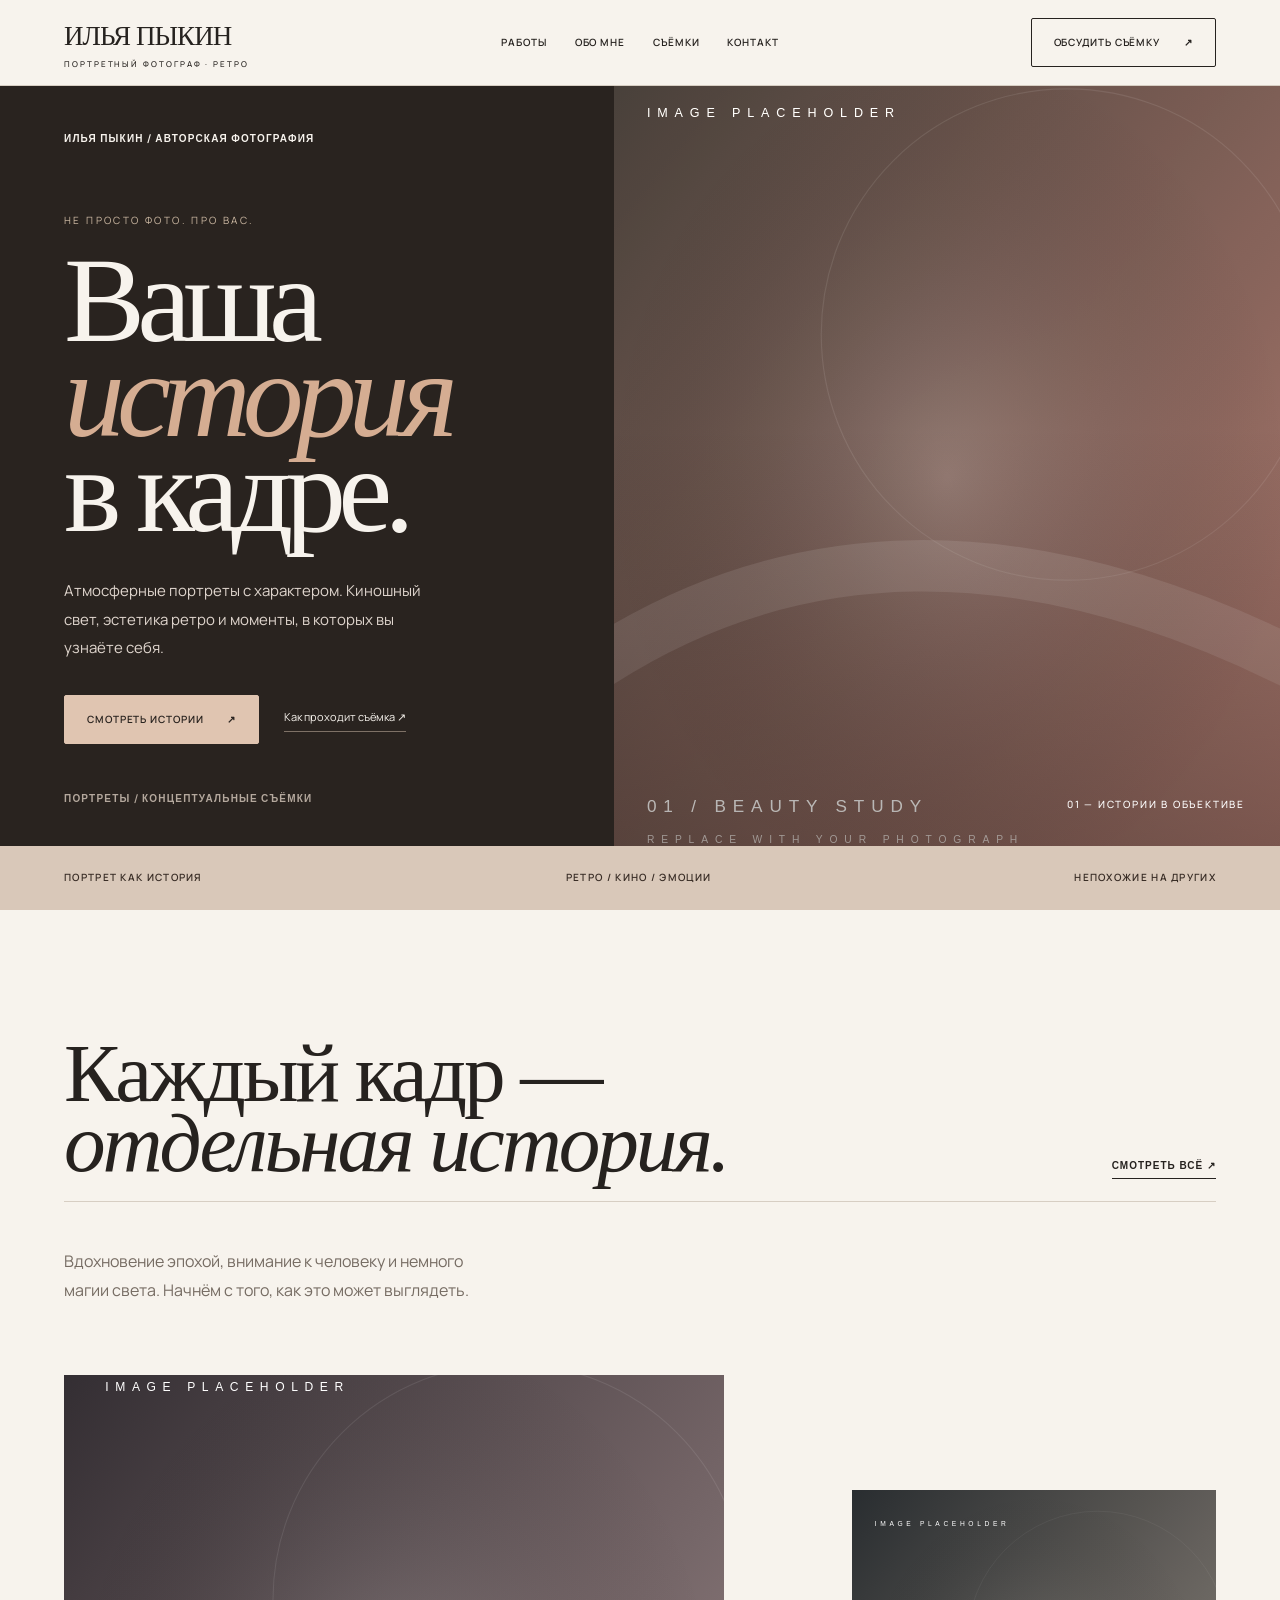
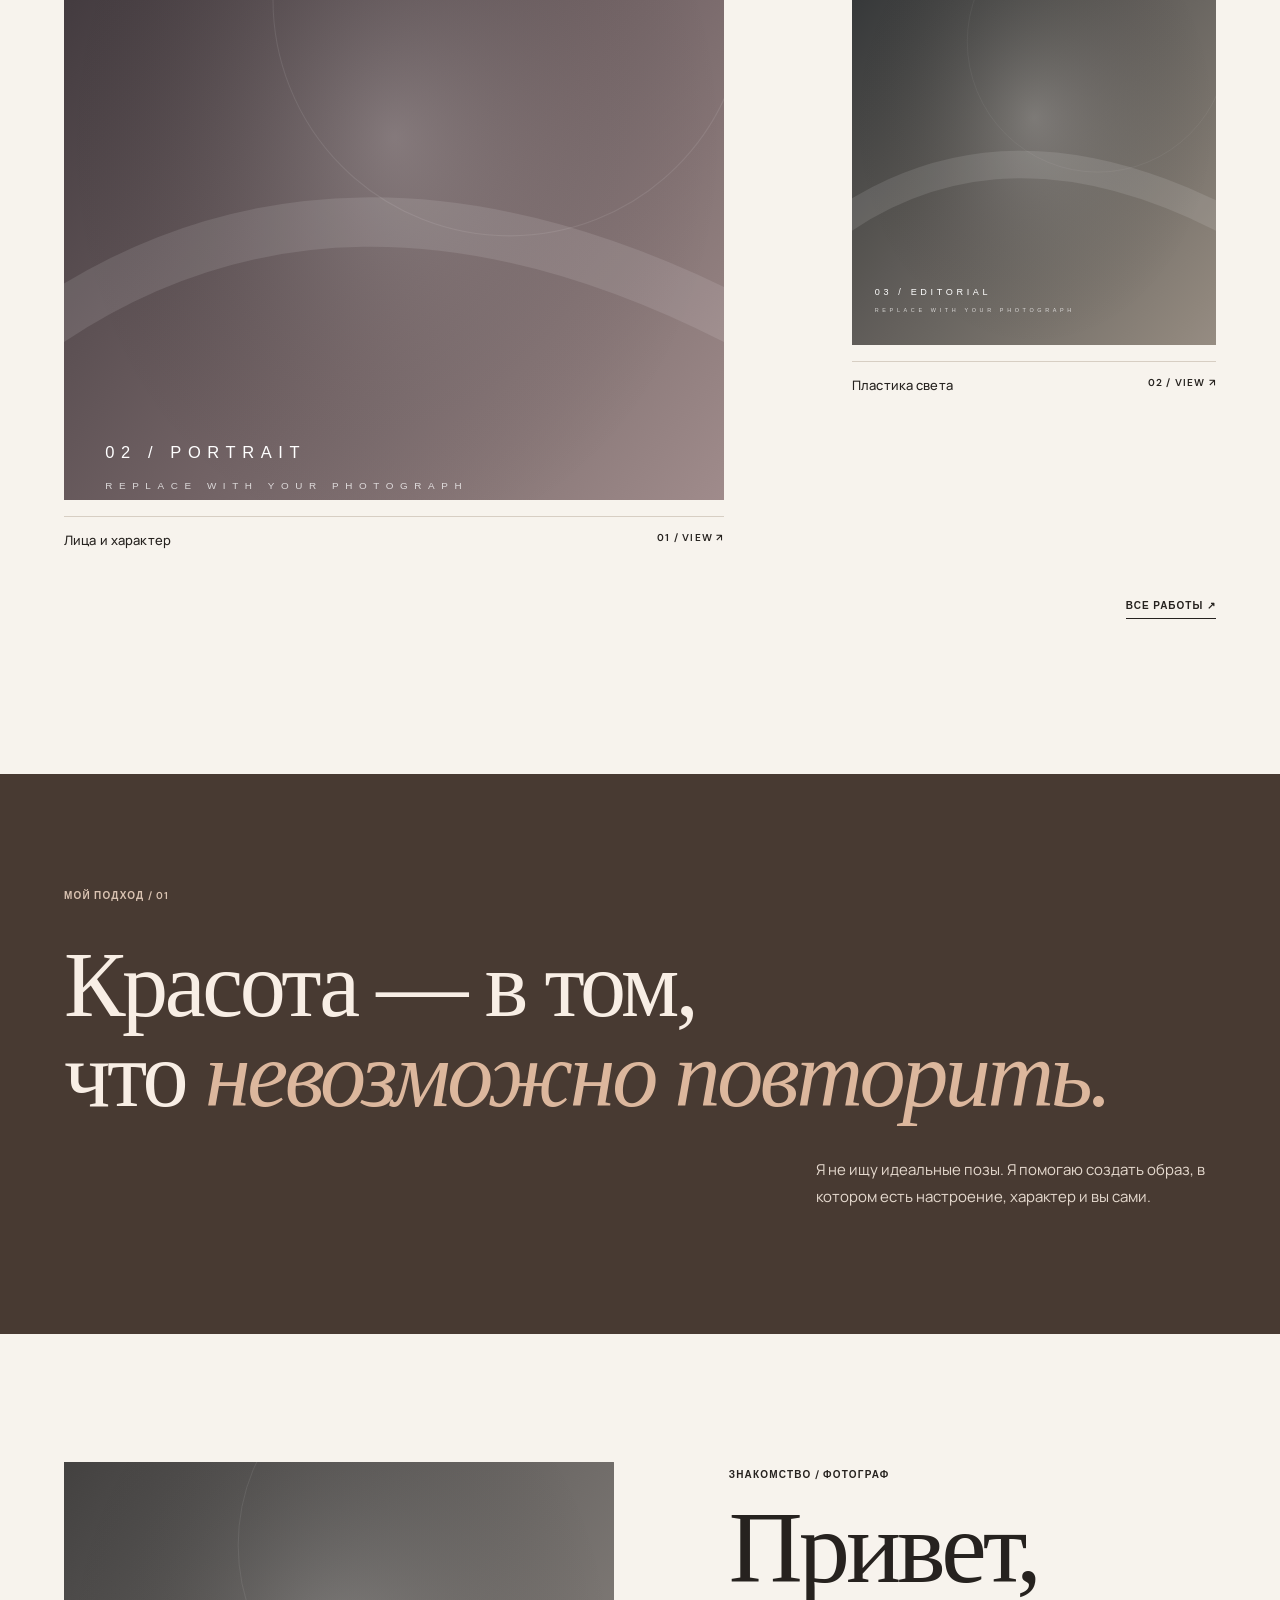
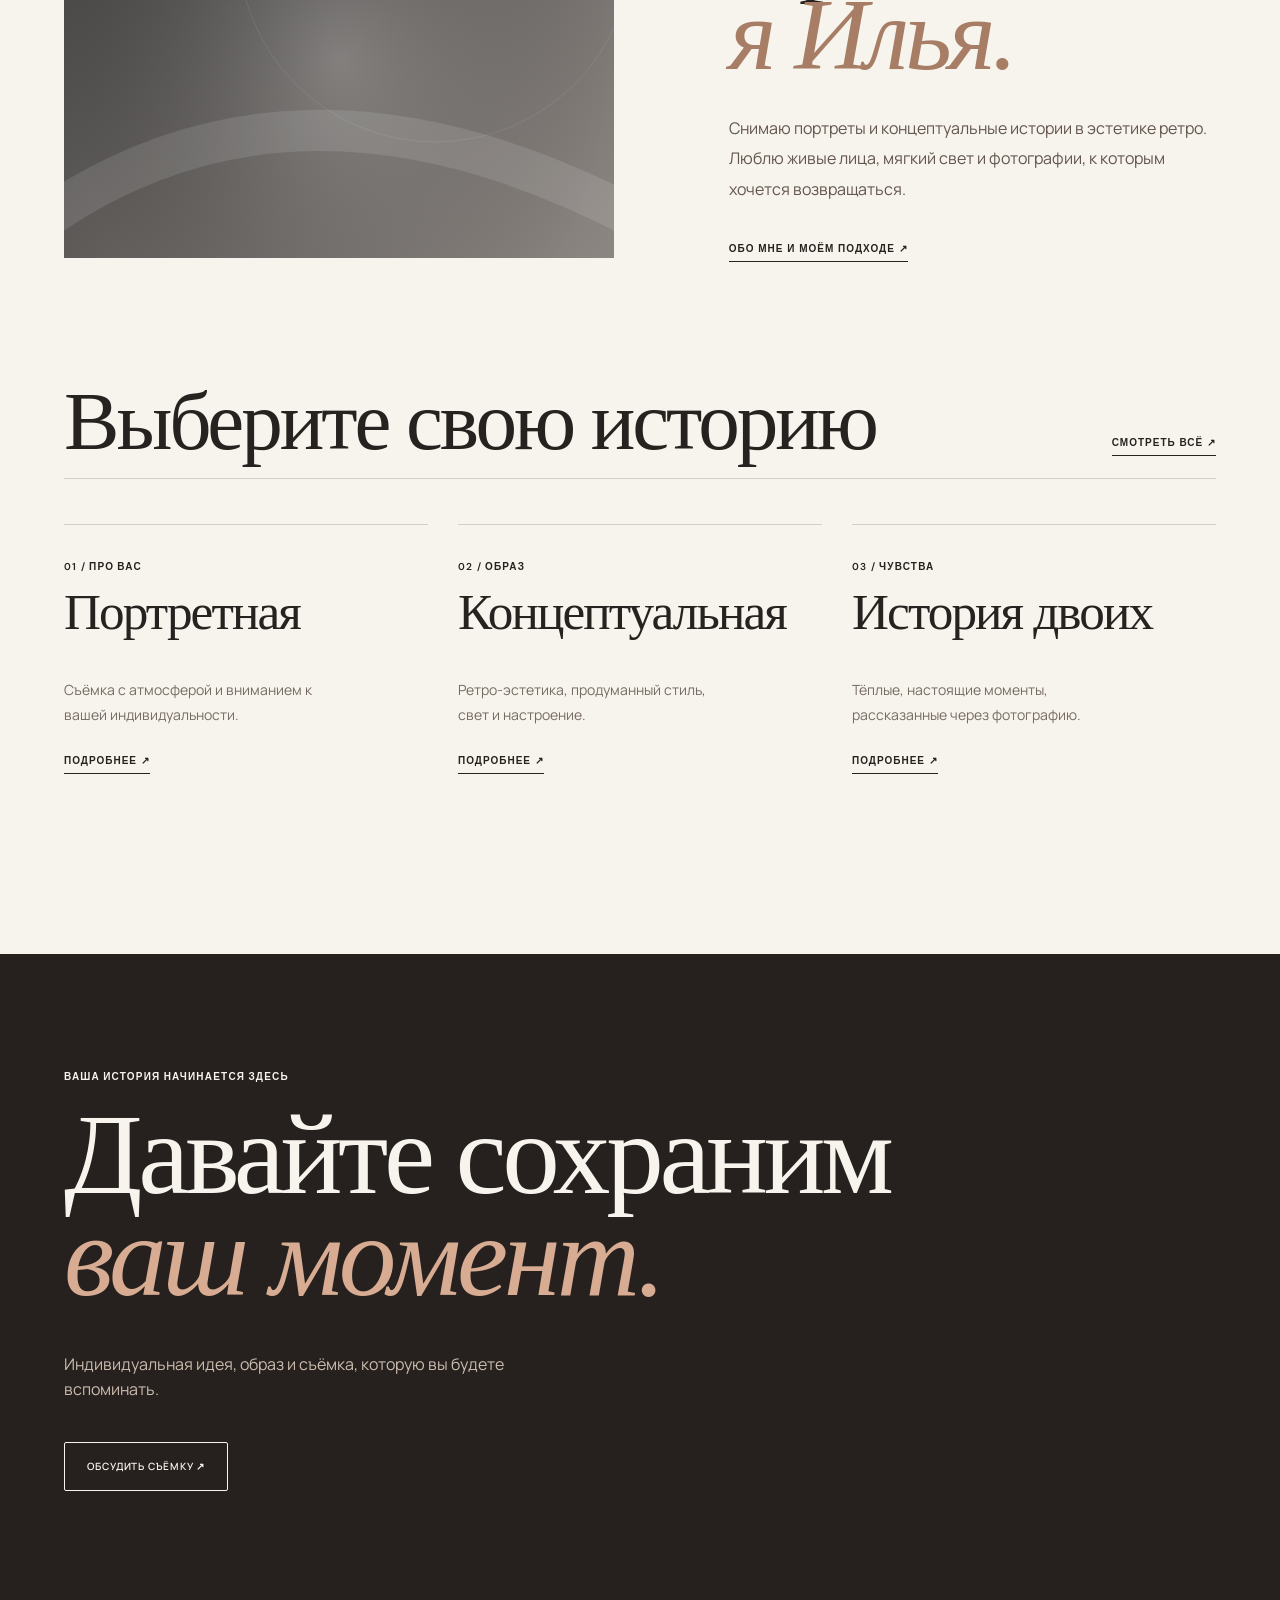
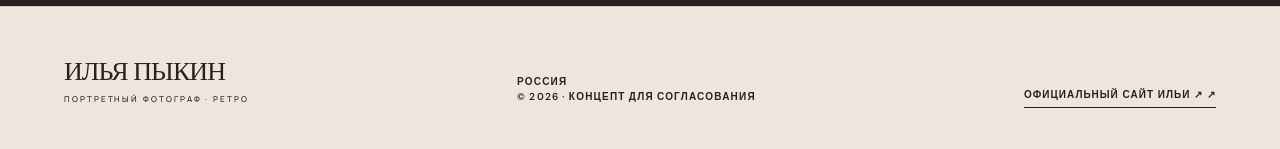
<file: index.html>
<!doctype html><html lang="ru"><head><meta charset="utf-8"><meta name="viewport" content="width=device-width,initial-scale=1"><meta name="theme-color" content="#f1efe8"><meta name="description" content="Концепт нового сайта фотографа Ильи Пыкина. Портреты и концептуальные съёмки в стиле ретро."><title>Илья Пыкин — концепт сайта</title><link rel="stylesheet" href="assets/css/style.css"><link rel="icon" href="assets/img/favicon.svg" type="image/svg+xml"></head><body data-page="home"><div id="app"></div><script src="assets/js/data.js"></script><script src="assets/js/app.js"></script></body></html>
</file>
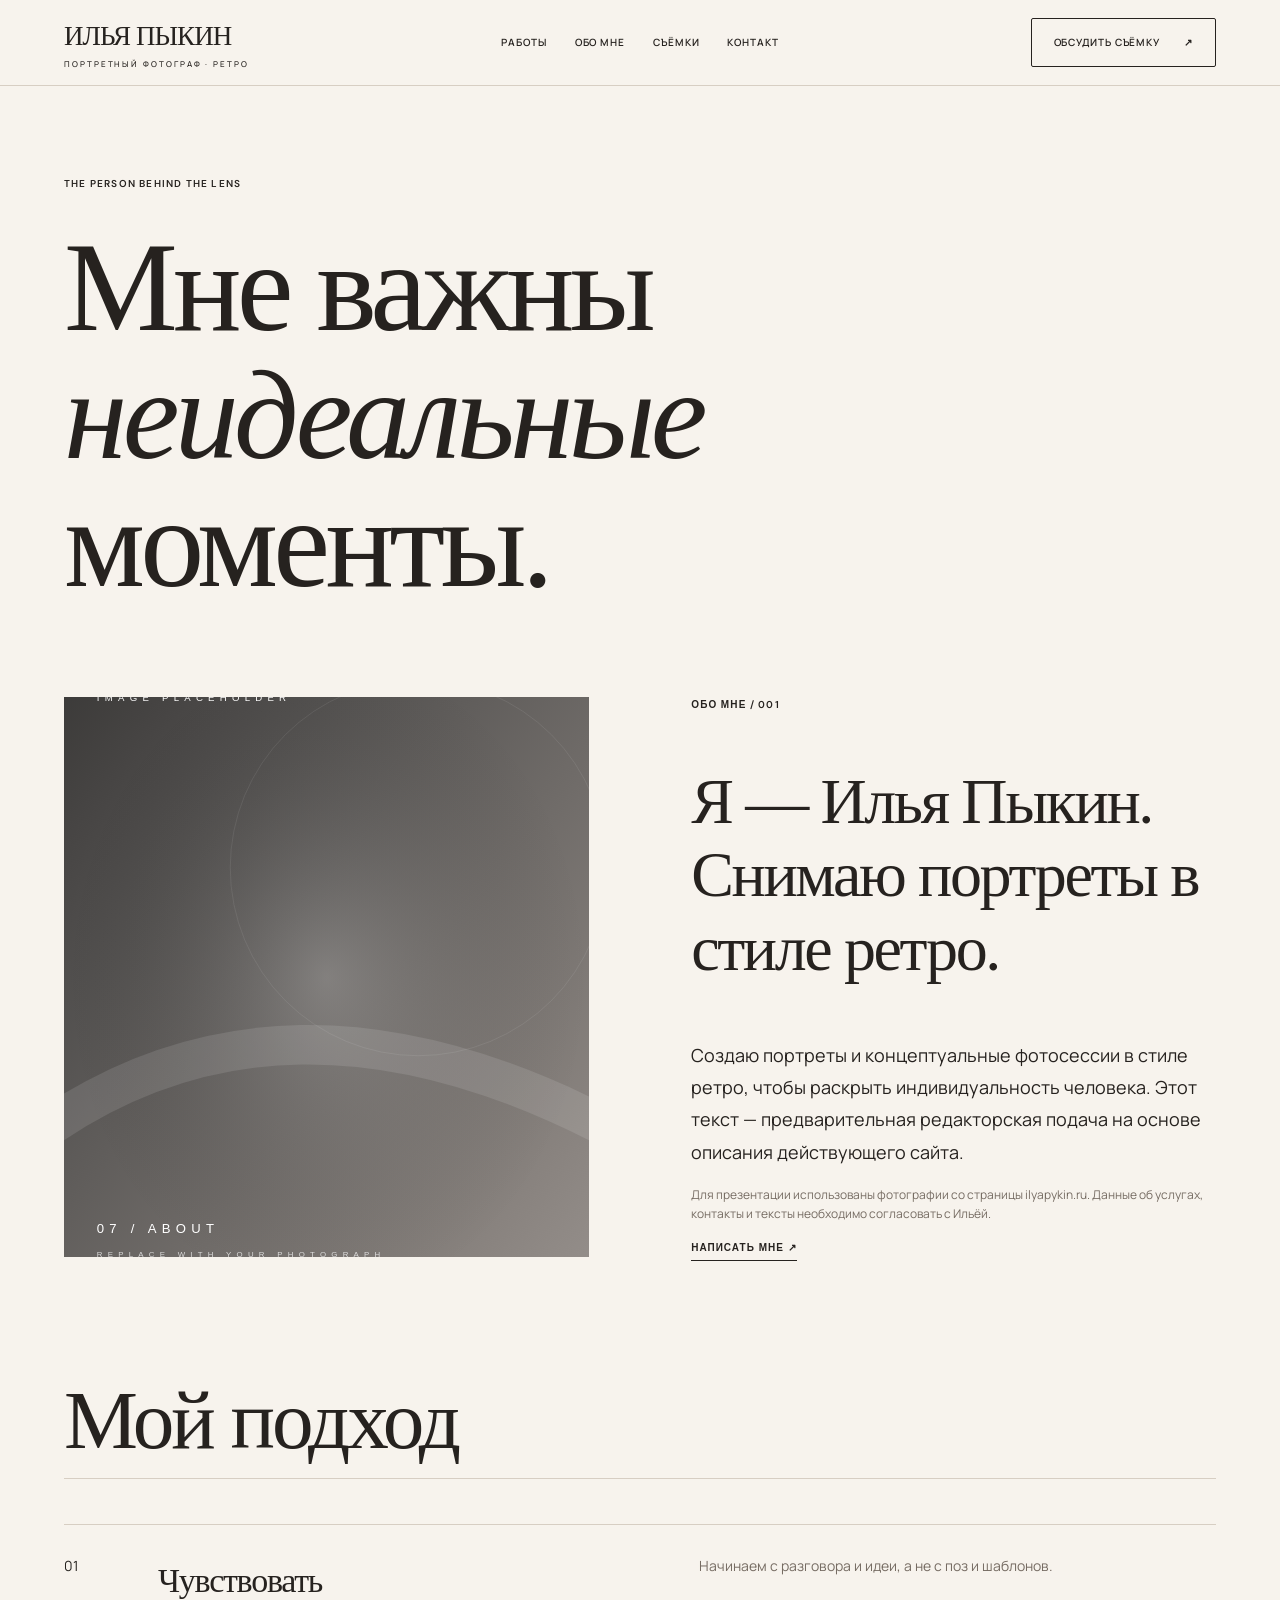
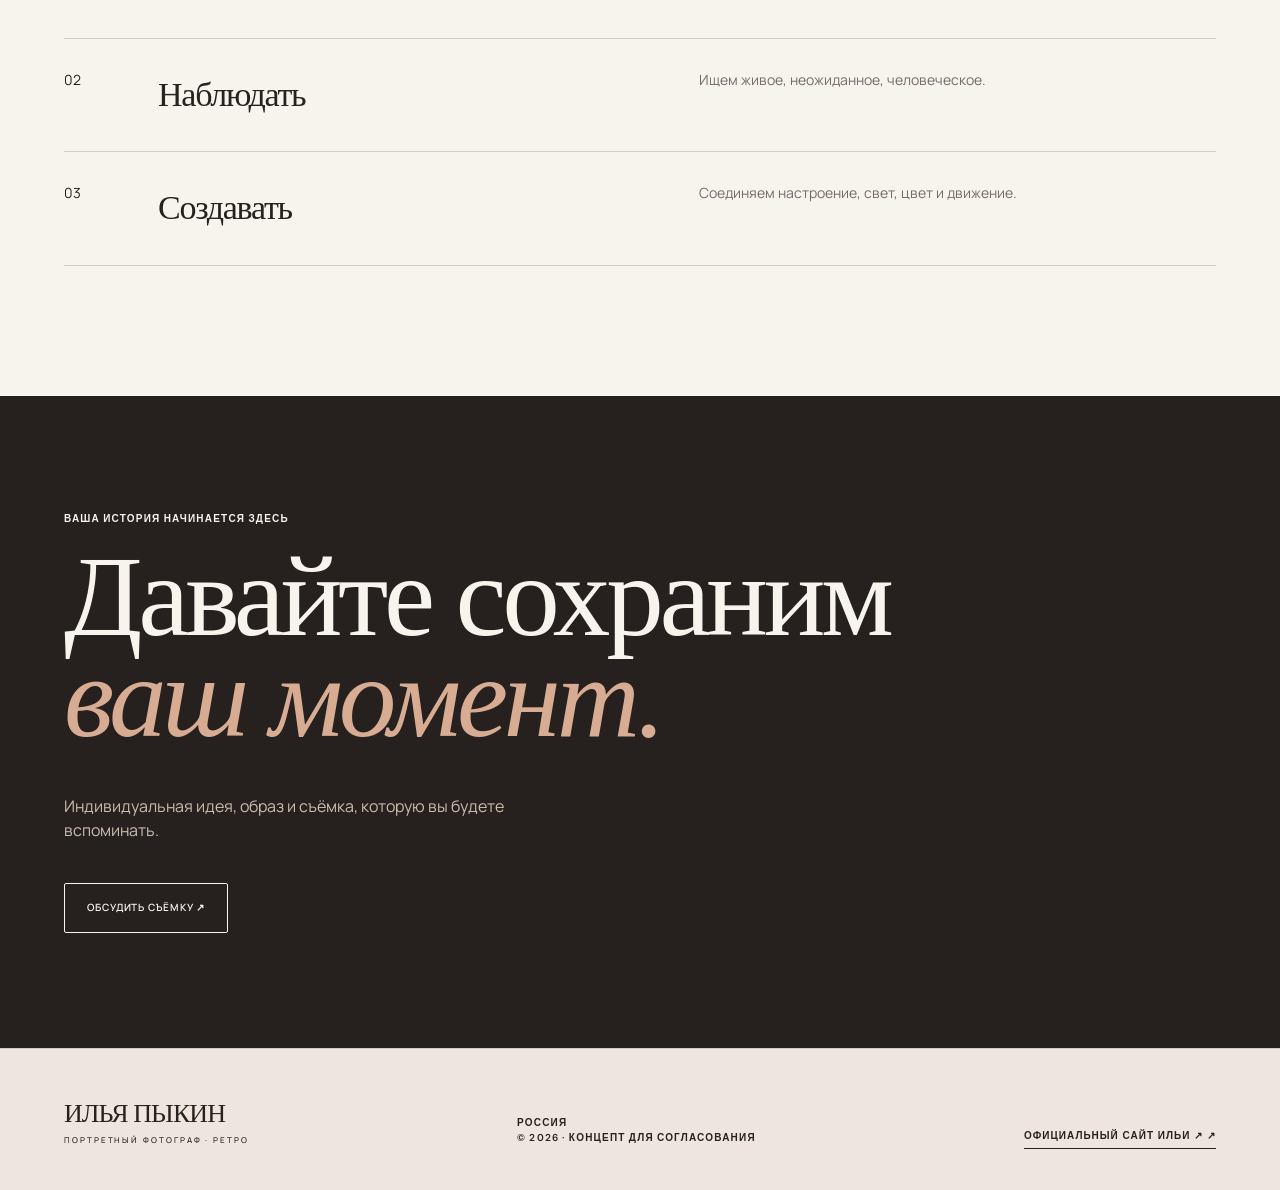
<file: about.html>
<!doctype html><html lang="ru"><head><meta charset="utf-8"><meta name="viewport" content="width=device-width,initial-scale=1"><meta name="theme-color" content="#f1efe8"><meta name="description" content="Подход и история фотографа."><title>Обо мне — Ника Волкова</title><link rel="stylesheet" href="assets/css/style.css"><link rel="icon" href="assets/img/favicon.svg" type="image/svg+xml"></head><body data-page="about"><div id="app"></div><script src="assets/js/data.js"></script><script src="assets/js/app.js"></script></body></html>
</file>
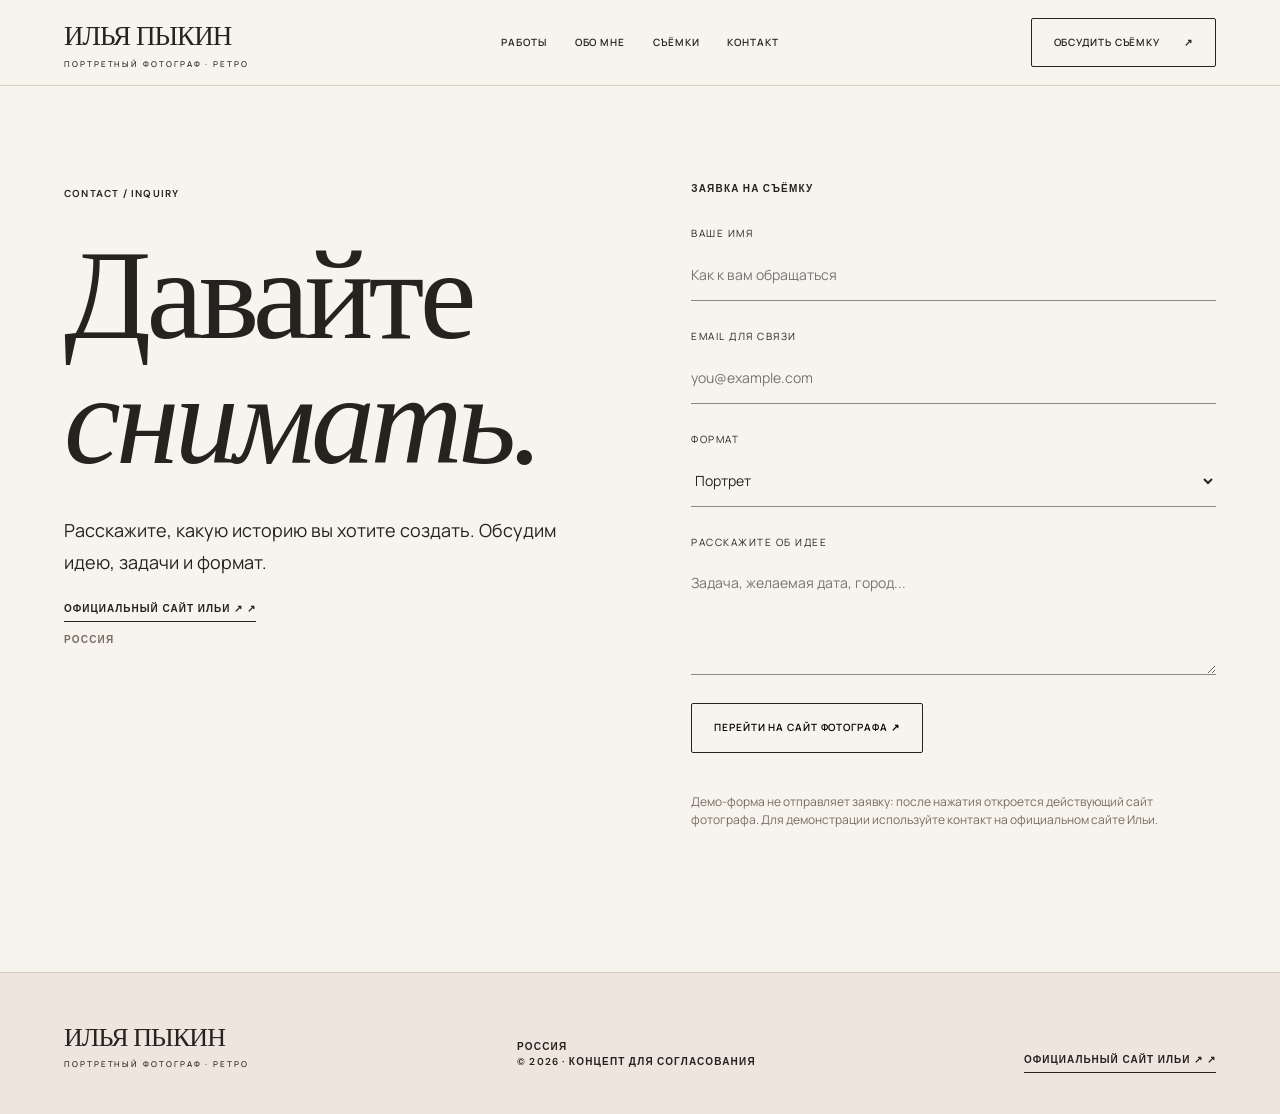
<file: contact.html>
<!doctype html><html lang="ru"><head><meta charset="utf-8"><meta name="viewport" content="width=device-width,initial-scale=1"><meta name="theme-color" content="#f1efe8"><meta name="description" content="Связаться и обсудить фотосъёмку."><title>Контакт — Ника Волкова</title><link rel="stylesheet" href="assets/css/style.css"><link rel="icon" href="assets/img/favicon.svg" type="image/svg+xml"></head><body data-page="contact"><div id="app"></div><script src="assets/js/data.js"></script><script src="assets/js/app.js"></script></body></html>
</file>
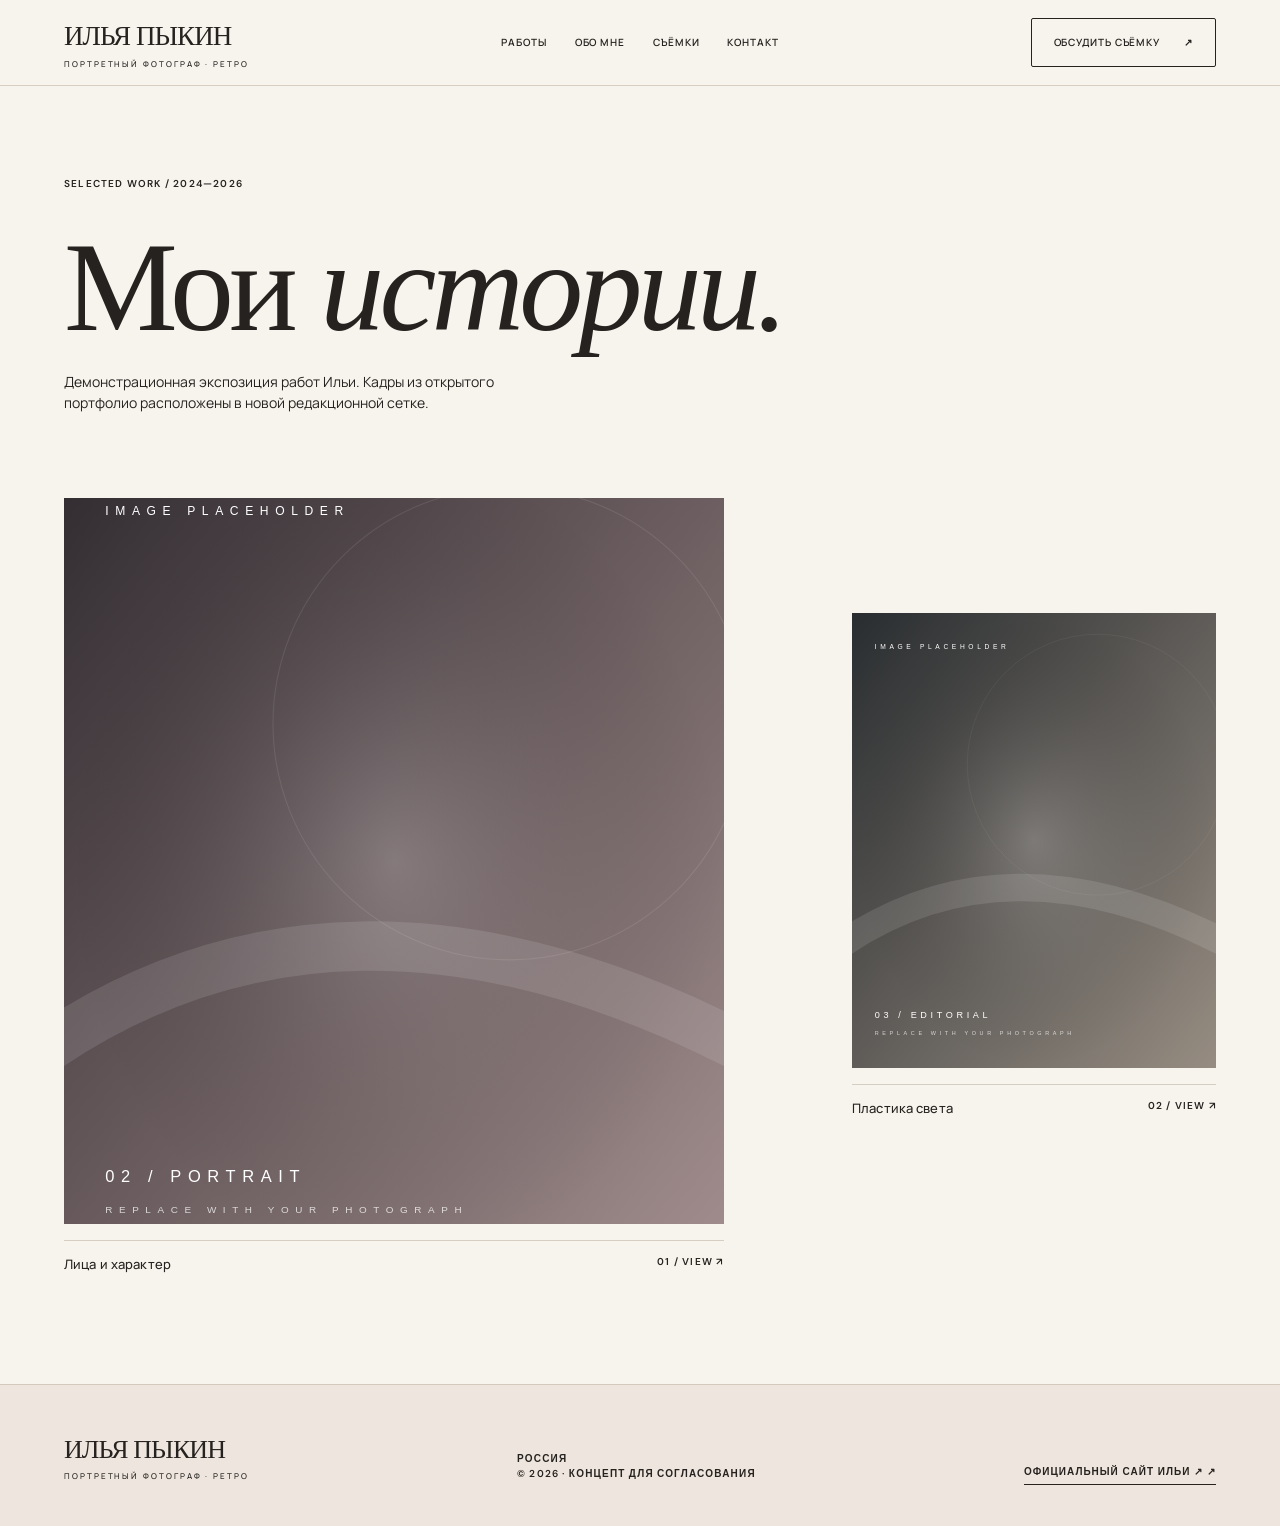
<file: portfolio.html>
<!doctype html><html lang="ru"><head><meta charset="utf-8"><meta name="viewport" content="width=device-width,initial-scale=1"><meta name="theme-color" content="#f1efe8"><meta name="description" content="Избранные серии и портфолио фотографа."><title>Работы — Ника Волкова</title><link rel="stylesheet" href="assets/css/style.css"><link rel="icon" href="assets/img/favicon.svg" type="image/svg+xml"></head><body data-page="portfolio"><div id="app"></div><script src="assets/js/data.js"></script><script src="assets/js/app.js"></script></body></html>
</file>
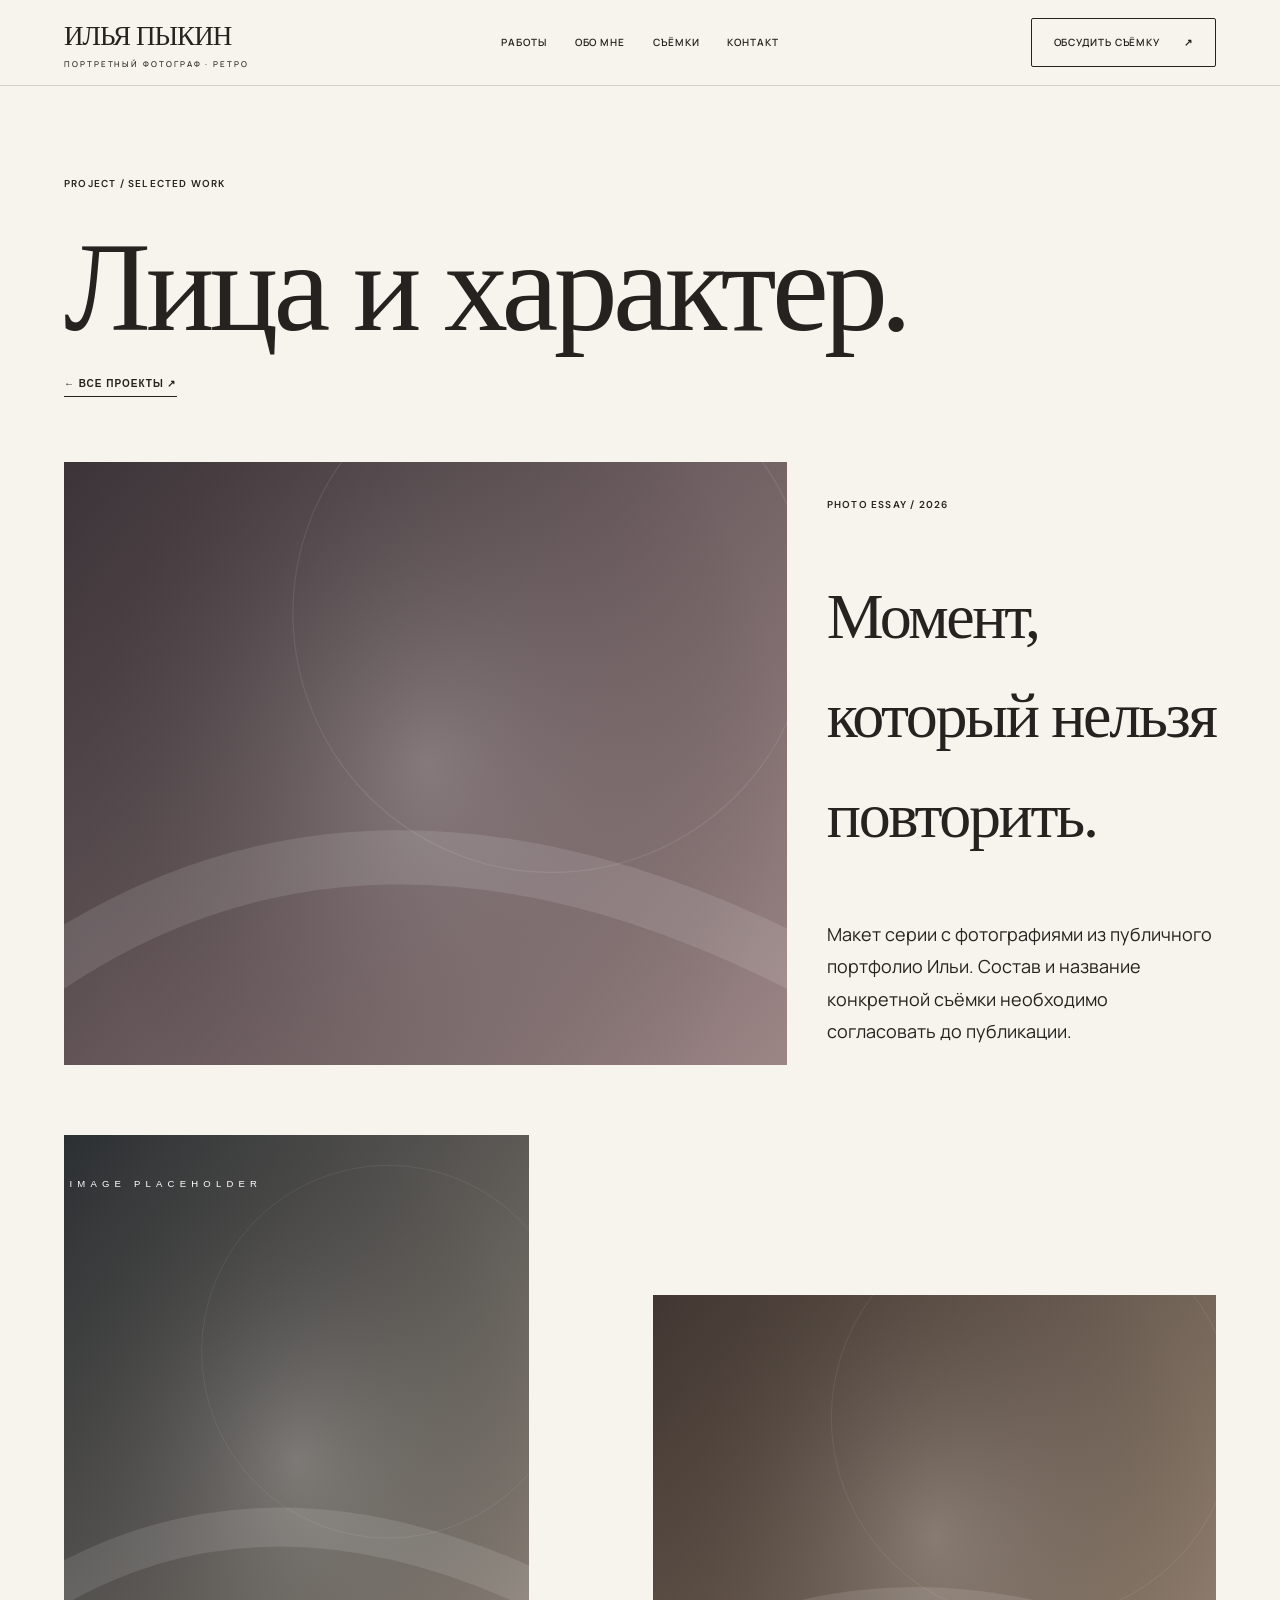
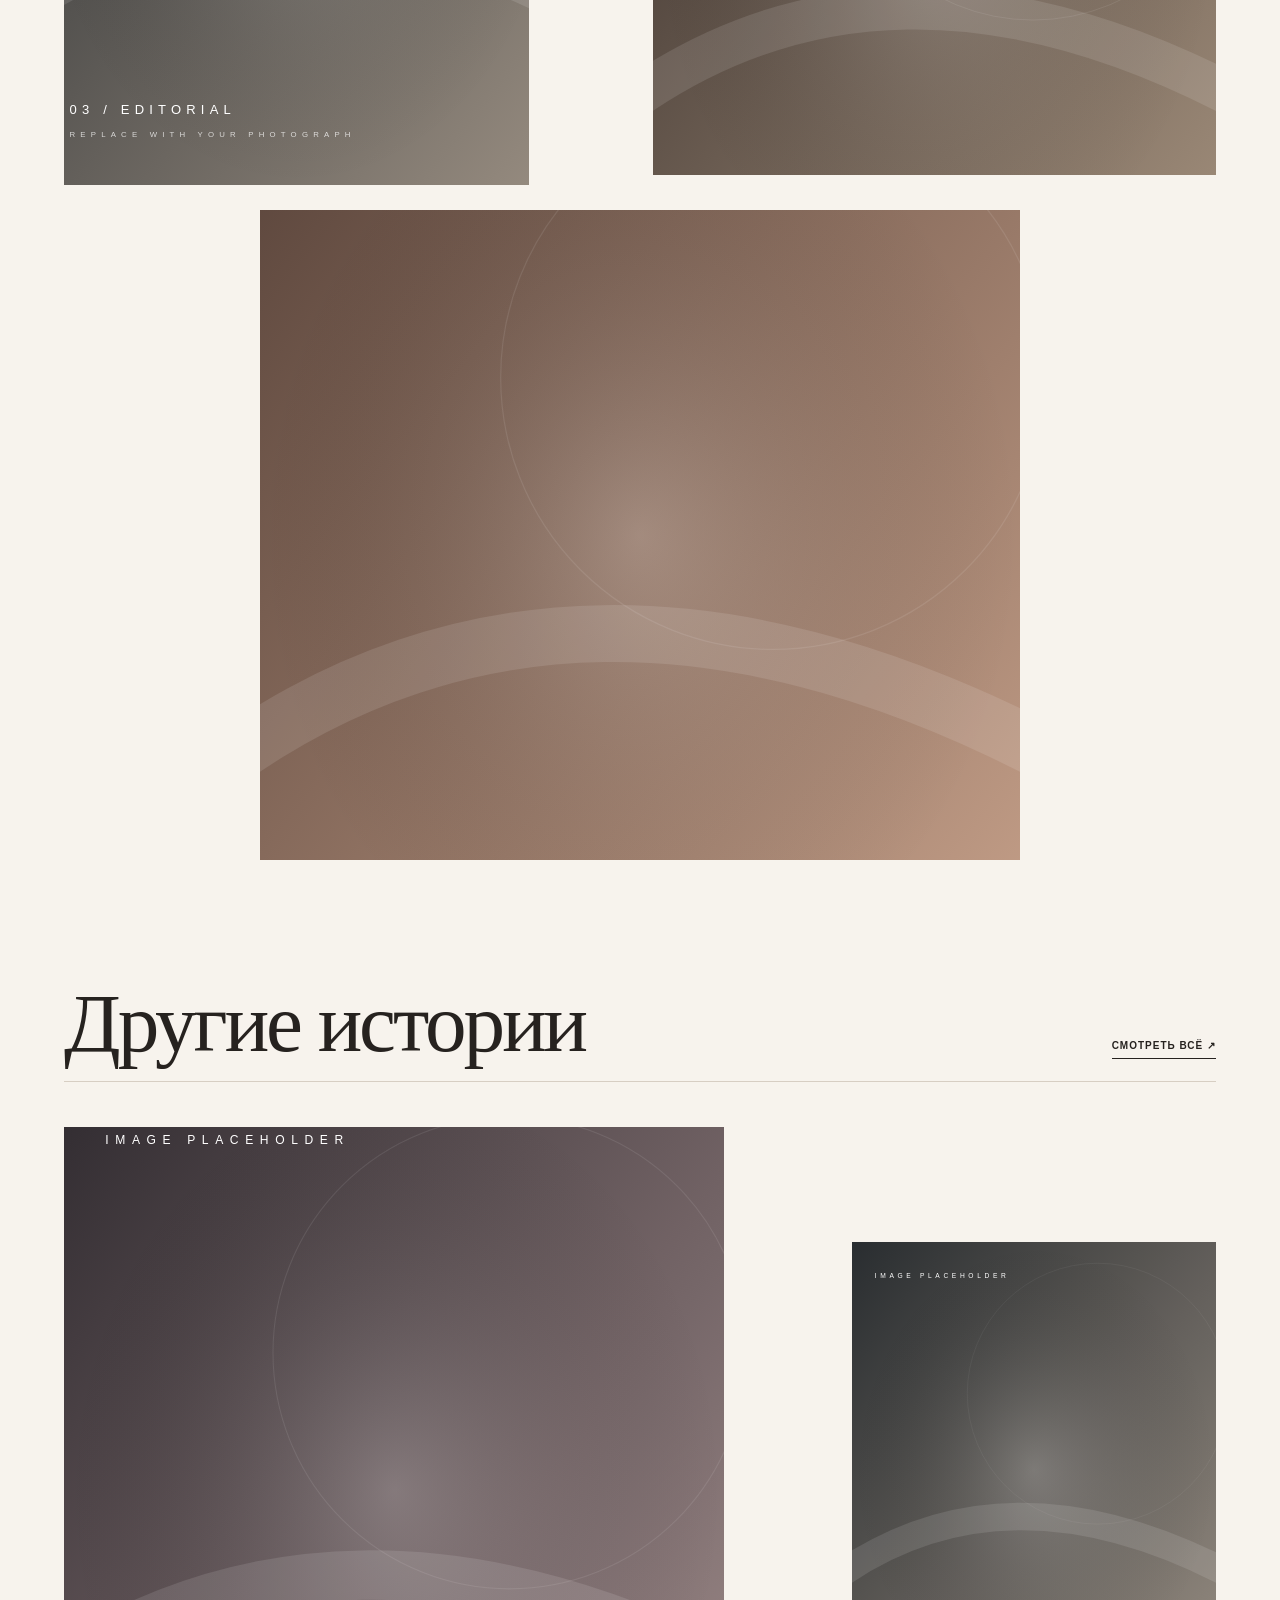
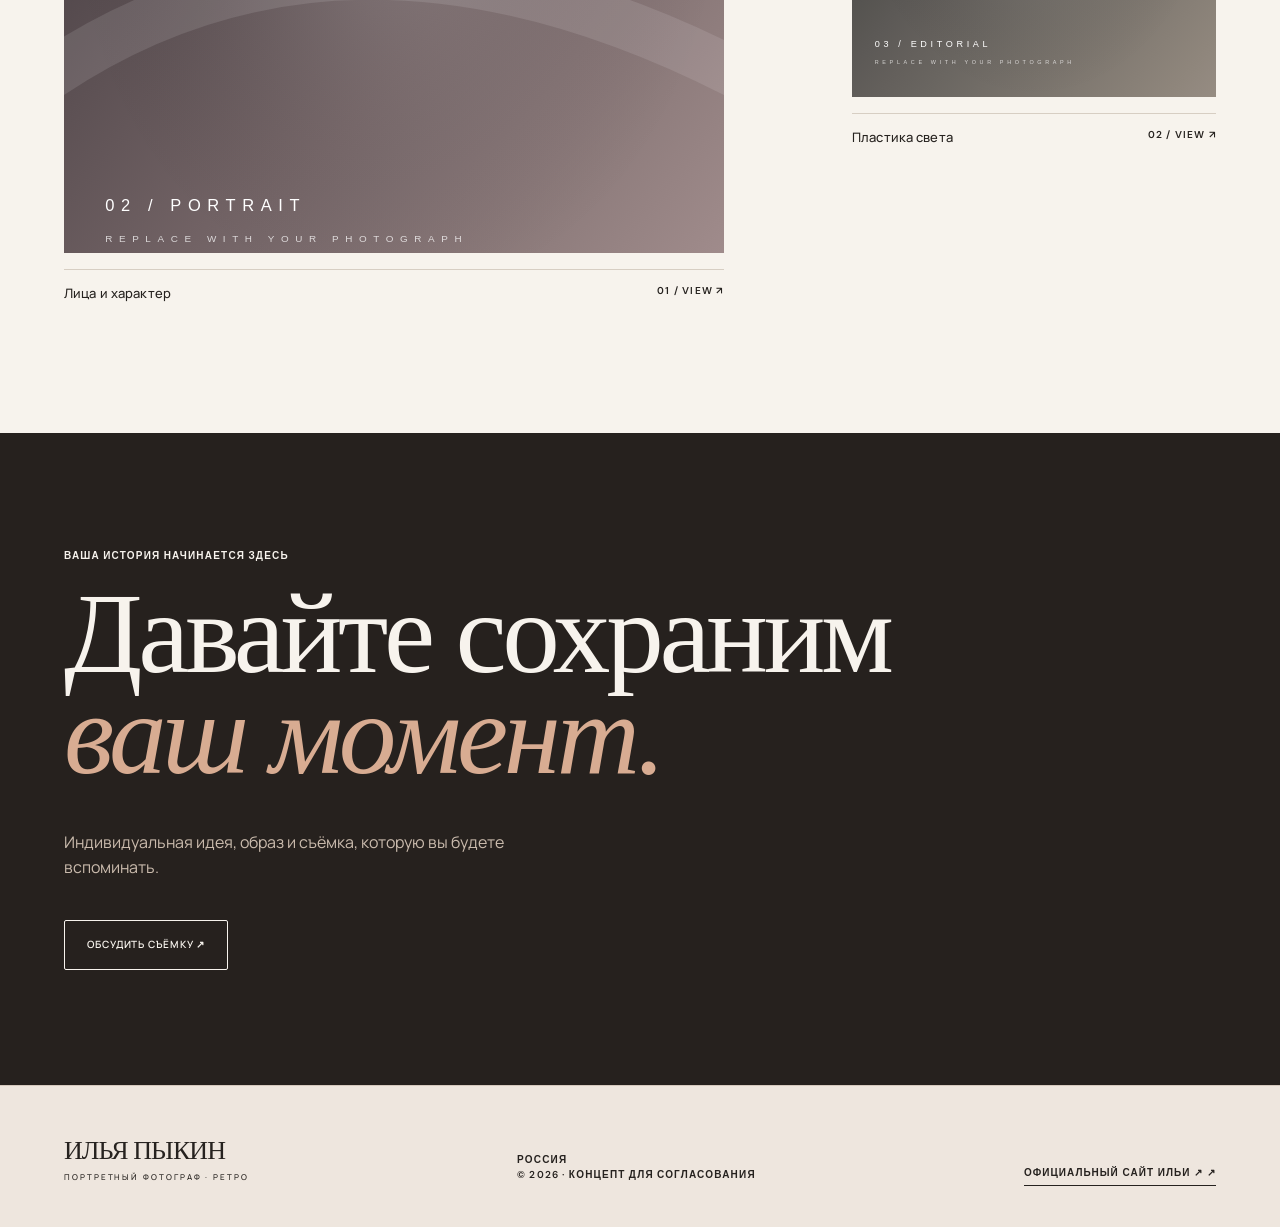
<file: project.html>
<!doctype html><html lang="ru"><head><meta charset="utf-8"><meta name="viewport" content="width=device-width,initial-scale=1"><meta name="theme-color" content="#f1efe8"><meta name="description" content="Авторский фотопроект."><title>История — Ника Волкова</title><link rel="stylesheet" href="assets/css/style.css"><link rel="icon" href="assets/img/favicon.svg" type="image/svg+xml"></head><body data-page="project"><div id="app"></div><script src="assets/js/data.js"></script><script src="assets/js/app.js"></script></body></html>
</file>
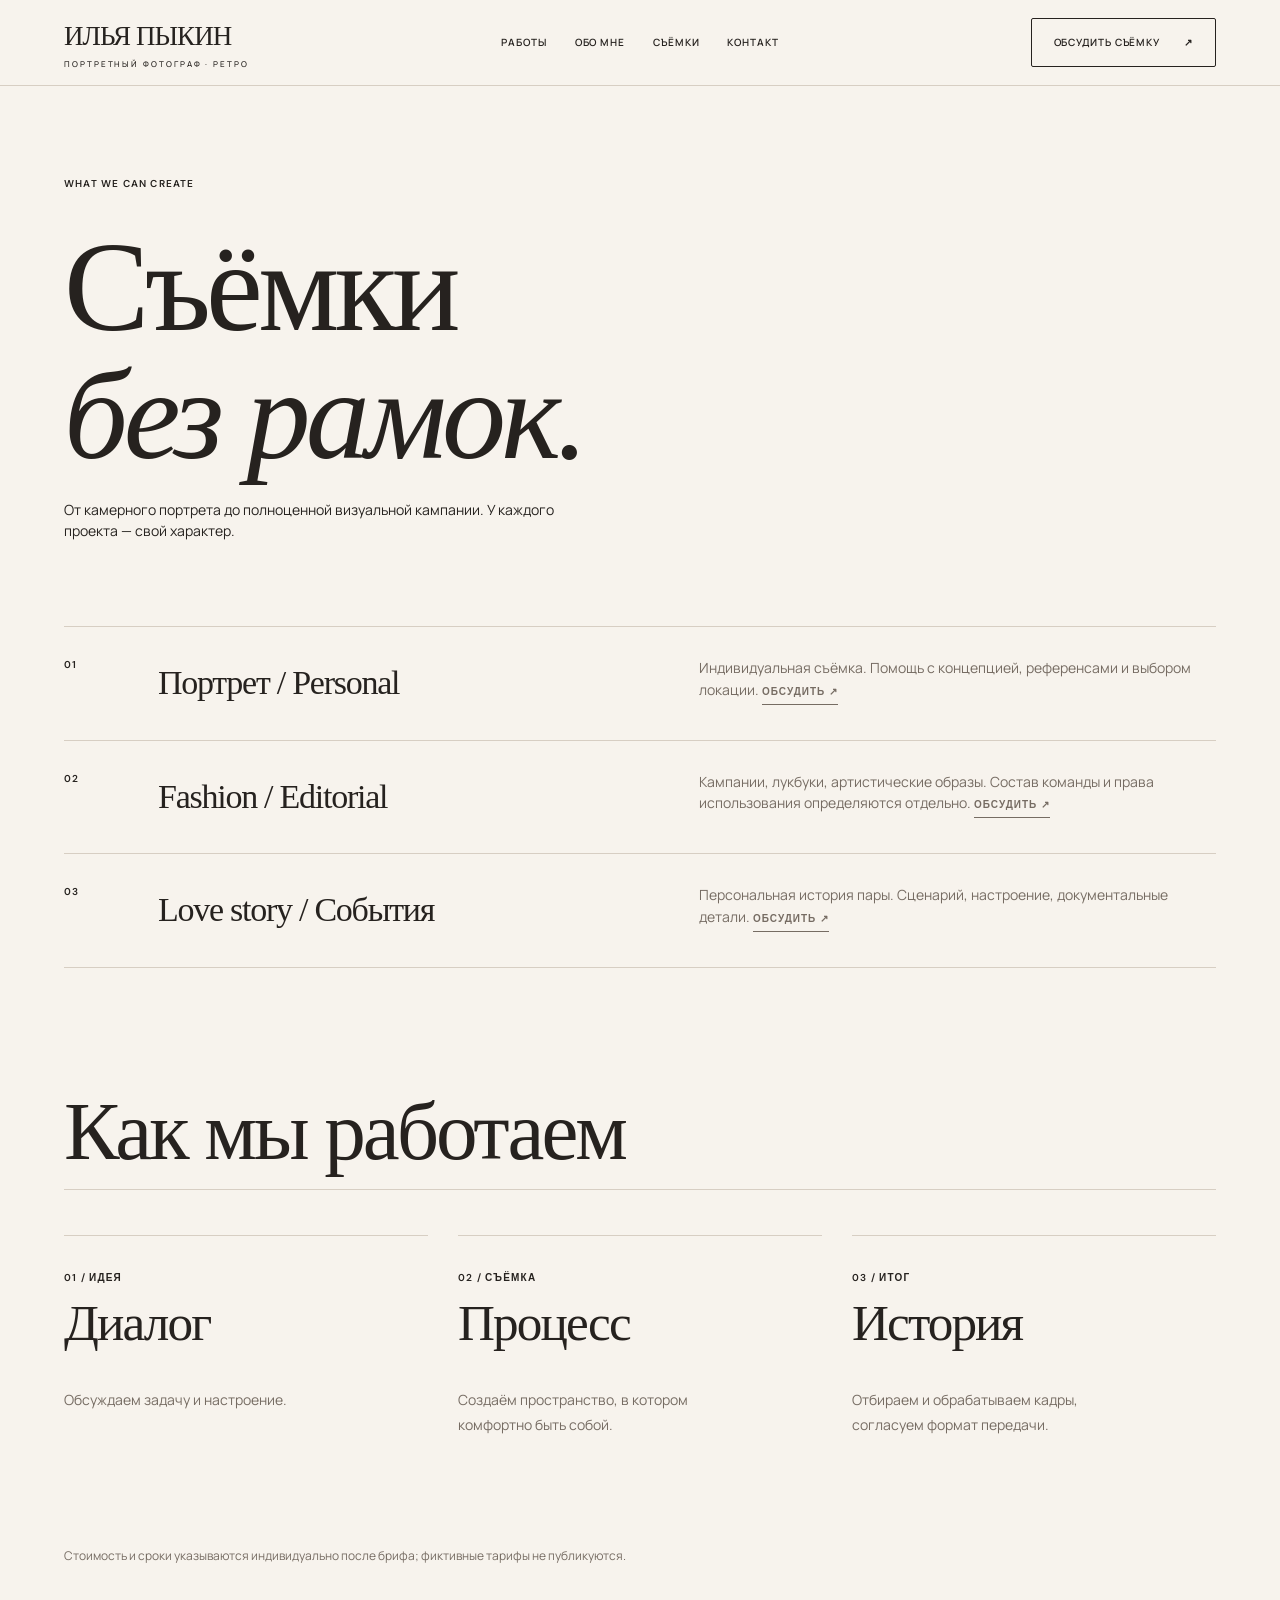
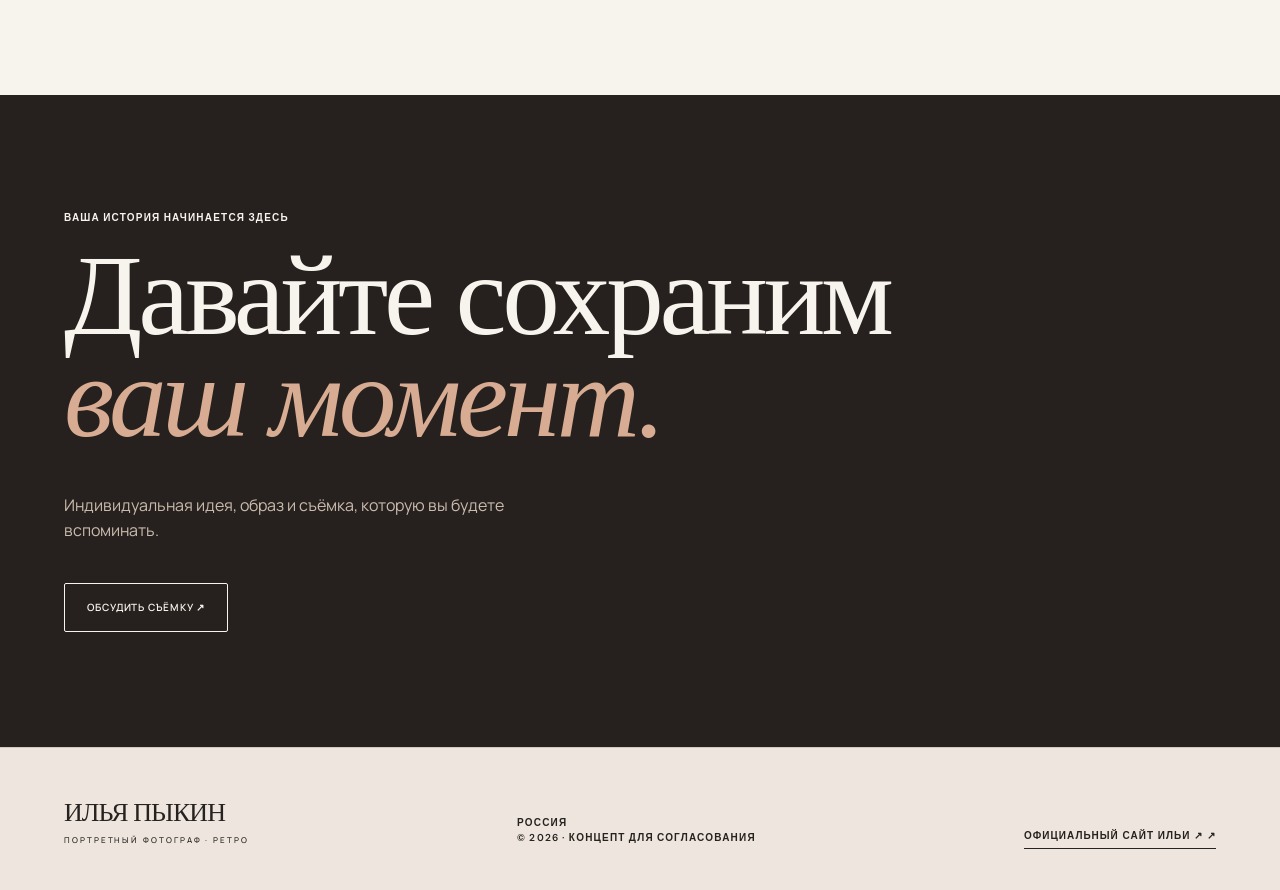
<file: services.html>
<!doctype html><html lang="ru"><head><meta charset="utf-8"><meta name="viewport" content="width=device-width,initial-scale=1"><meta name="theme-color" content="#f1efe8"><meta name="description" content="Форматы портретной и коммерческой съёмки."><title>Съёмки — Ника Волкова</title><link rel="stylesheet" href="assets/css/style.css"><link rel="icon" href="assets/img/favicon.svg" type="image/svg+xml"></head><body data-page="services"><div id="app"></div><script src="assets/js/data.js"></script><script src="assets/js/app.js"></script></body></html>
</file>
<file: assets/css/style.css>
@import url('https://fonts.googleapis.com/css2?family=DM+Sans:wght@400;500;600;700&family=Manrope:wght@400;500;600&family=Prata&display=swap');
:root{--paper:#f1efe8;--ink:#141414;--line:#c7c4bc;--acid:#dcff43;--muted:#696760;--pad:clamp(20px,4vw,72px)}*{box-sizing:border-box}html{scroll-behavior:smooth}body{margin:0;background:var(--paper);color:var(--ink);font:14px/1.55 'Manrope',Arial,sans-serif;overflow-x:hidden}img{display:block;width:100%;height:100%;object-fit:cover}a{color:inherit;text-decoration:none}button,input,textarea,select{font:inherit}button{cursor:pointer}a:focus-visible,button:focus-visible,input:focus-visible,textarea:focus-visible{outline:3px solid #9cb400;outline-offset:4px}.serif,h1,h2,h3,.wordmark{font-family:'Prata',Georgia,serif;font-weight:400;letter-spacing:-.055em}.small{font:600 10px/1.5 'DM Sans',Arial,sans-serif;letter-spacing:.12em;text-transform:uppercase}.muted{color:var(--muted)}.shell{padding-inline:var(--pad)}.header{height:90px;display:grid;grid-template-columns:1fr auto 1fr;align-items:center;border-bottom:1px solid var(--line);position:relative;z-index:20;background:var(--paper)}.logo{font-family:Georgia,serif;font-size:20px;letter-spacing:-.04em}.logo span{display:block;font:500 8px Arial;letter-spacing:.32em;margin-top:2px}.nav{display:flex;gap:28px}.nav a{font-size:11px;text-transform:uppercase;letter-spacing:.08em}.nav a:hover,.text-link:hover{color:#777}.header-right{justify-self:end}.pill{border:1px solid var(--ink);padding:12px 18px;display:inline-flex;gap:24px;align-items:center;text-transform:uppercase;font-size:10px;letter-spacing:.08em;background:transparent;transition:background .25s,color .25s}.pill:hover{background:var(--ink);color:var(--paper)}.menu-toggle{display:none;background:none;border:0;font-size:24px}.section{margin-top:clamp(90px,13vw,200px)}.section-head{display:flex;justify-content:space-between;align-items:end;padding-bottom:15px;border-bottom:1px solid var(--line);margin-bottom:30px}.section-head h2{font-size:clamp(36px,5.5vw,86px);margin:0;line-height:1.05}.text-link{font:600 11px Arial;letter-spacing:.1em;text-transform:uppercase;border-bottom:1px solid var(--ink);padding-bottom:7px;white-space:nowrap}.hero{min-height:730px;display:grid;grid-template-columns:44% 56%;position:relative;overflow:hidden}.hero-left{padding:85px 0 75px var(--pad);position:relative;z-index:2;display:flex;flex-direction:column;align-items:start}.hero-title{font-size:clamp(76px,10.3vw,180px);line-height:.94;margin:85px -29vw 30px 0;position:relative;z-index:3;white-space:nowrap}.hero-title em{font-style:italic}.hero-caption{max-width:290px}.hero-actions{margin-top:35px}.hero-image{height:730px;overflow:hidden;position:relative;background:#49443e}.hero-image img{filter:saturate(.78) contrast(1.07);transform:scale(1.03);transition:transform 1s}.hero-image:hover img{transform:scale(1.075)}.stamp{position:absolute;right:3vw;bottom:25px;background:var(--acid);width:95px;height:95px;border-radius:50%;display:grid;place-content:center;text-align:center;transform:rotate(-17deg);font:600 10px Arial;line-height:1.5;z-index:3}.marquee{border-block:1px solid var(--line);padding:15px var(--pad);display:flex;justify-content:space-between;gap:20px;font-size:10px;letter-spacing:.18em;text-transform:uppercase}.work-grid{display:grid;grid-template-columns:repeat(12,1fr);column-gap:18px;row-gap:85px}.work-card{min-width:0}.work-card:nth-child(1){grid-column:1/span 7}.work-card:nth-child(2){grid-column:9/span 4;margin-top:170px}.work-card:nth-child(3){grid-column:2/span 4;margin-top:-40px}.work-card:nth-child(4){grid-column:7/span 6;margin-top:70px}.work-card:nth-child(5){grid-column:1/span 7}.work-card:nth-child(6){grid-column:9/span 4;margin-top:110px}.work-card .photo{overflow:hidden;background:#777;aspect-ratio:var(--ratio,4/5)}.work-card img{transition:transform .7s,filter .7s;filter:saturate(.82)}.work-card:hover img{transform:scale(1.045);filter:saturate(1)}.work-meta{display:flex;justify-content:space-between;border-top:1px solid var(--ink);margin-top:12px;padding-top:9px}.work-meta strong{font-size:12px;font-weight:500}.large-quote{font-family:Georgia,serif;font-size:clamp(35px,6vw,102px);line-height:1.17;letter-spacing:-.045em;max-width:1100px;padding:80px 0}.large-quote mark{background:var(--acid)}.about-grid{display:grid;grid-template-columns:1fr 1.1fr;gap:7vw}.about-photo{height:min(75vw,680px);max-height:680px;background:#aaa}.about-copy{align-self:center}.about-copy h2{font-size:clamp(45px,6vw,100px);line-height:1.03;margin:20px 0 35px}.about-copy p{max-width:520px;font-size:17px}.stats{display:flex;gap:45px;margin-top:50px}.stats b{font:40px Georgia}.stats span{display:block}.services{display:grid;grid-template-columns:repeat(3,1fr);gap:16px}.service{border-top:1px solid var(--ink);padding:28px 0 45px;min-height:250px;display:flex;flex-direction:column}.service h3{font-size:clamp(27px,3vw,49px);margin:12px 0 25px}.service p{max-width:270px}.service .bottom{margin-top:auto;display:flex;justify-content:space-between;align-items:end}.contact-banner{background:var(--ink);color:var(--paper);padding-block:100px;margin-top:130px}.contact-banner h2{font-size:clamp(54px,9vw,150px);line-height:1.03;margin:20px 0 50px}.contact-banner .pill{border-color:var(--paper);color:var(--paper)}.contact-banner .pill:hover{background:var(--paper);color:var(--ink)}.footer{padding-block:45px;display:flex;justify-content:space-between;gap:20px;align-items:end}.footer .logo{font-size:26px}.page-hero{padding-top:85px;padding-bottom:70px}.page-hero h1{font-size:clamp(66px,11vw,170px);line-height:1;margin:30px 0 20px;max-width:1300px}.page-hero p{max-width:500px}.project-lead{display:grid;grid-template-columns:1.3fr .7fr;gap:40px}.project-lead .photo{height:68vw;max-height:880px}.project-lead .intro{padding-top:30px}.project-lead h2{font-size:clamp(38px,5vw,76px)}.project-gallery{display:grid;grid-template-columns:repeat(12,1fr);gap:25px;margin-top:70px}.project-gallery .photo:nth-child(1){grid-column:1/span 5;height:650px}.project-gallery .photo:nth-child(2){grid-column:7/span 6;height:480px;margin-top:160px}.project-gallery .photo:nth-child(3){grid-column:3/span 8;height:650px}.split{display:grid;grid-template-columns:1fr 1fr;gap:8vw}.body-copy{max-width:680px;font-size:18px;line-height:1.8}.rule-list{border-top:1px solid var(--line)}.rule-item{display:grid;grid-template-columns:70px 1fr 1fr;gap:24px;border-bottom:1px solid var(--line);padding:30px 0;align-items:start}.rule-item h3{font-size:34px;margin:0}.rule-item p{margin:0;color:var(--muted)}.contact-page{display:grid;grid-template-columns:1fr 1fr;gap:8vw;padding-top:95px;padding-bottom:130px}.contact-page h1{font-size:clamp(70px,10vw,140px);line-height:.98;margin:30px 0}.form{display:grid;gap:28px;margin-top:30px}.field{display:grid;gap:7px}.field label{font-size:10px;letter-spacing:.15em;text-transform:uppercase}.field input,.field textarea,.field select{background:transparent;border:0;border-bottom:1px solid #888;padding:15px 0;border-radius:0;color:var(--ink);width:100%}.form button{justify-self:start}.notice{font-size:12px;color:var(--muted)}.photoframe{overflow:hidden;background:#686159}.photoframe img{background:#686159}.reveal{opacity:0;transform:translateY(35px);transition:opacity .8s,transform .8s}.reveal.is-visible{opacity:1;transform:none}@media(max-width:900px){.header{height:70px;grid-template-columns:1fr auto}.nav{display:none;position:absolute;top:70px;left:0;right:0;background:var(--paper);padding:30px var(--pad);flex-direction:column;border-bottom:1px solid var(--line)}.nav.is-open{display:flex}.header-right .pill{display:none}.menu-toggle{display:block}.hero{grid-template-columns:1fr;min-height:0}.hero-left{padding:45px var(--pad);min-height:440px}.hero-title{font-size:clamp(66px,15vw,130px);white-space:normal;margin:45px -8vw 15px 0}.hero-image{height:520px}.work-grid{grid-template-columns:1fr 1fr;gap:35px 16px}.work-card:nth-child(n){grid-column:auto;margin-top:0}.work-card:nth-child(even){margin-top:85px}.about-grid,.split,.contact-page{grid-template-columns:1fr}.about-photo{height:650px}.services{grid-template-columns:1fr}.service{min-height:180px}.project-lead{grid-template-columns:1fr}.project-gallery .photo:nth-child(n){height:400px}.contact-page{gap:30px}}@media(max-width:560px){.header{padding-inline:20px}.hero-left{min-height:385px}.hero-title{font-size:clamp(66px,17vw,100px)}.hero-image{height:420px}.stamp{height:72px;width:72px;font-size:8px}.marquee span:last-child{display:none}.section{margin-top:85px}.section-head{align-items:end}.section-head h2{font-size:38px}.section-head .text-link{font-size:9px}.work-grid{column-gap:12px;row-gap:30px}.work-card:nth-child(even){margin-top:55px}.work-meta strong{font-size:10px}.about-photo{height:430px}.stats{gap:20px}.stats b{font-size:30px}.contact-banner{margin-top:85px;padding-block:65px}.footer{flex-direction:column;align-items:start}.page-hero{padding-top:45px}.page-hero h1{font-size:clamp(56px,14vw,90px)}.project-gallery{grid-template-columns:1fr}.project-gallery .photo:nth-child(n){grid-column:1;height:430px;margin:0}.rule-item{grid-template-columns:30px 1fr;gap:15px}.rule-item p{grid-column:2}.contact-page{padding-top:45px}.contact-page h1{font-size:65px}}@media(prefers-reduced-motion:reduce){html{scroll-behavior:auto}*,*:before,*:after{transition:none!important;animation:none!important}.reveal{opacity:1;transform:none}}

/* Fix: nested photo frames must cover their parent, including editorial aspect-ratio cards. */
.photoframe { position:relative; width:100%; height:100%; min-height:0; overflow:hidden; }
.photoframe > img { position:absolute; inset:0; display:block; width:100%; height:100%; object-fit:cover; object-position:center; }
.hero-image > .photoframe { height:100%; }
.work-card .photo > .photoframe { height:100%; }
.project-lead .photo > .photoframe, .project-gallery .photo > .photoframe { height:100%; }

/* v2: render page content even in full-page screenshots and without scroll. */
.reveal{opacity:1!important;transform:none!important;transition:none!important}
/* Full-height image containers and deliberate editorial crop. */
.hero-image .photoframe,.about-photo.photoframe,.work-card .photoframe,.project-lead .photoframe,.project-gallery .photoframe{width:100%;height:100%}
.hero-image .photoframe img,.about-photo img,.work-card .photoframe img,.project-lead .photoframe img,.project-gallery .photoframe img{height:100%;width:100%;object-fit:cover}
.hero-image img{object-position:50% 35%}
.work-grid{row-gap:70px}
@media(max-width:900px){.work-grid{row-gap:36px}}

/* V3 — warm cinematic / photography-first visual direction */
@import url('https://fonts.googleapis.com/css2?family=Cormorant+Garamond:ital,wght@0,400;0,500;1,400;1,500&family=Manrope:wght@400;500;600&display=swap');
:root{--paper:#f7f3ed;--ink:#26221f;--line:#d7cec3;--acid:#b77c63;--muted:#766c63;--pad:clamp(22px,5vw,90px)}
body{background:var(--paper);font-family:'Manrope',Arial,sans-serif;color:var(--ink)}
.serif,h1,h2,h3,.wordmark{font-family:'Cormorant Garamond',Georgia,serif;letter-spacing:-.037em;font-weight:400}
.header{height:86px;background:var(--paper);border-color:var(--line)}
.logo{font-family:'Cormorant Garamond',Georgia,serif;font-size:27px;letter-spacing:-.035em;font-weight:500}
.logo span{font:500 8px 'Manrope',sans-serif;letter-spacing:.24em;margin-top:0}
.nav a{font-weight:600;font-size:10px;letter-spacing:.09em}
.pill{border-radius:2px;font-weight:600;letter-spacing:.09em;padding:16px 22px}
.hero-v3{min-height:760px;grid-template-columns:48% 52%;background:#29231f;color:#f7f3ed}
.hero-v3 .hero-left{padding:45px 4vw 40px var(--pad);justify-content:space-between;min-width:0}
.hero-copy{padding-top:20px}
.hero-index{font-size:10px;letter-spacing:.24em;color:#cfbba5;margin-bottom:25px}
.hero-v3 .hero-title{font-size:clamp(87px,9.5vw,166px);line-height:.78;white-space:normal;margin:0 0 40px 0;letter-spacing:-.065em}
.hero-v3 .hero-title em{font-weight:400;color:#d5ad92}
.hero-v3 .hero-caption{font-size:15px;line-height:1.9;max-width:390px;color:#dfd5cd;margin:0}
.hero-v3 .hero-actions{display:flex;gap:25px;align-items:center;flex-wrap:wrap;margin-top:32px}
.hero-cta{border-color:#e0c5b1!important;background:#e0c5b1!important;color:#29231f!important}
.hero-cta:hover{background:#fff1e3!important}
.hero-minilink{font-size:11px;border-bottom:1px solid #7e7166;padding-bottom:6px}
.hero-bottom{color:#b4a89d}
.hero-v3 .hero-image{height:auto;min-height:760px;overflow:hidden;background:#554b42}
.hero-v3 .hero-image img{filter:sepia(.06) saturate(.80) contrast(1.02);object-position:51% 35%}
.hero-v3 .hero-image:after{content:'';position:absolute;inset:45% 0 0;background:linear-gradient(transparent,rgba(22,17,15,.34));pointer-events:none}
.hero-photo-label{position:absolute;bottom:35px;right:35px;z-index:2;font:500 10px Manrope,sans-serif;letter-spacing:.18em;color:#fff}
.marquee{background:#d9c8b9;border:0;color:#382c25;padding-block:24px;font-size:10px;font-weight:600;letter-spacing:.13em}
.section{margin-top:clamp(90px,10vw,160px)}
.section-head{border-color:var(--line);padding-bottom:22px;margin-bottom:45px}
.section-head h2{font-size:clamp(56px,6.5vw,116px);line-height:.85}
.showcase-lead{max-width:440px;font-size:16px;line-height:1.8;color:var(--muted);margin:0 0 70px 0}
.work-grid{grid-template-columns:repeat(12,minmax(0,1fr));gap:30px}
.work-card:nth-child(1){grid-column:1/span 7;margin:0}
.work-card:nth-child(2){grid-column:9/span 4;margin:115px 0 0}
.work-card .photo{background:#b1a195;aspect-ratio:4/5}
.work-card:nth-child(1) .photo{aspect-ratio:4/4.4}
.work-card img{filter:saturate(.88)}
.work-meta{border-color:var(--line);margin-top:16px;padding-top:13px}
.work-meta strong{font-size:13px;letter-spacing:.01em}
.showcase-more{display:flex;justify-content:flex-end;margin-top:50px}
.text-link{border-color:currentColor;font-size:10px}
.statement{margin-top:155px;background:#483a32;color:#f8eee5;min-height:560px;display:flex;align-items:center}
.statement-inner{width:100%;padding-block:105px}
.statement .small{color:#dac3b2}
.statement h2{font-size:clamp(55px,7.2vw,124px);line-height:.98;margin:35px 0;max-width:1200px}
.statement h2 em{color:#dcb79d}
.statement p{font-size:15px;line-height:1.8;max-width:400px;color:#e5d9ce;margin-left:auto}
.about-grid{grid-template-columns:1.06fr .94fr;gap:9vw;align-items:center}
.about-photo{height:690px;filter:saturate(.77)}
.about-copy h2{font-size:clamp(80px,8vw,145px);line-height:.85}
.about-copy h2 em{color:#a77e65}
.about-copy p{font-size:16px;line-height:1.9;color:#62564e;margin-bottom:32px}
.services{gap:30px}
.service{border-color:var(--line);padding:34px 0 50px;min-height:300px}
.service h3{font-size:clamp(42px,4vw,66px);line-height:1}
.service p{color:var(--muted);font-size:14px;line-height:1.8}
.contact-banner{background:#26211e;padding-block:115px}
.contact-banner h2{font-size:clamp(78px,9vw,155px);line-height:.88}
.contact-banner h2 em{color:#d8ac92}
.contact-banner p{color:#cabbad;font-size:16px;max-width:440px;margin:-5px 0 40px}
.footer{background:#eee6de;border-top:1px solid #d5c8bd}
.page-hero h1{font-size:clamp(86px,10vw,180px)}
.rule-item{border-color:var(--line)}
.photoframe,.photoframe img{background:#a99c8f}
@media(max-width:900px){.hero-v3{grid-template-columns:1fr}.hero-v3 .hero-left{padding:55px var(--pad) 48px;min-height:650px}.hero-v3 .hero-title{font-size:clamp(85px,14vw,135px)}.hero-v3 .hero-image{height:600px;min-height:0}.work-grid{grid-template-columns:1fr 1fr}.work-card:nth-child(n){grid-column:auto;margin:0}.work-card:nth-child(2){margin-top:100px}.statement{min-height:0}.about-grid{grid-template-columns:1fr 1fr;gap:5vw}.about-photo{height:560px}}
@media(max-width:560px){.header{height:70px}.logo{font-size:23px}.hero-v3 .hero-left{min-height:565px;padding:35px 22px 40px}.hero-v3 .hero-title{font-size:clamp(75px,16vw,105px)}.hero-v3 .hero-image{height:460px}.hero-v3 .hero-caption{font-size:14px}.marquee{gap:30px}.marquee span:nth-child(2){display:none}.section-head h2{font-size:52px}.showcase-lead{font-size:14px;margin-bottom:35px}.work-grid{grid-template-columns:1fr;gap:45px}.work-card:nth-child(n){grid-column:1;margin:0}.work-card .photo,.work-card:nth-child(1) .photo{aspect-ratio:4/4.6}.statement{margin-top:95px}.statement-inner{padding-block:75px}.statement h2{font-size:58px}.about-grid{grid-template-columns:1fr}.about-photo{height:470px}.about-copy h2{font-size:90px}.contact-banner h2{font-size:75px}.page-hero h1{font-size:75px}}
</file>
